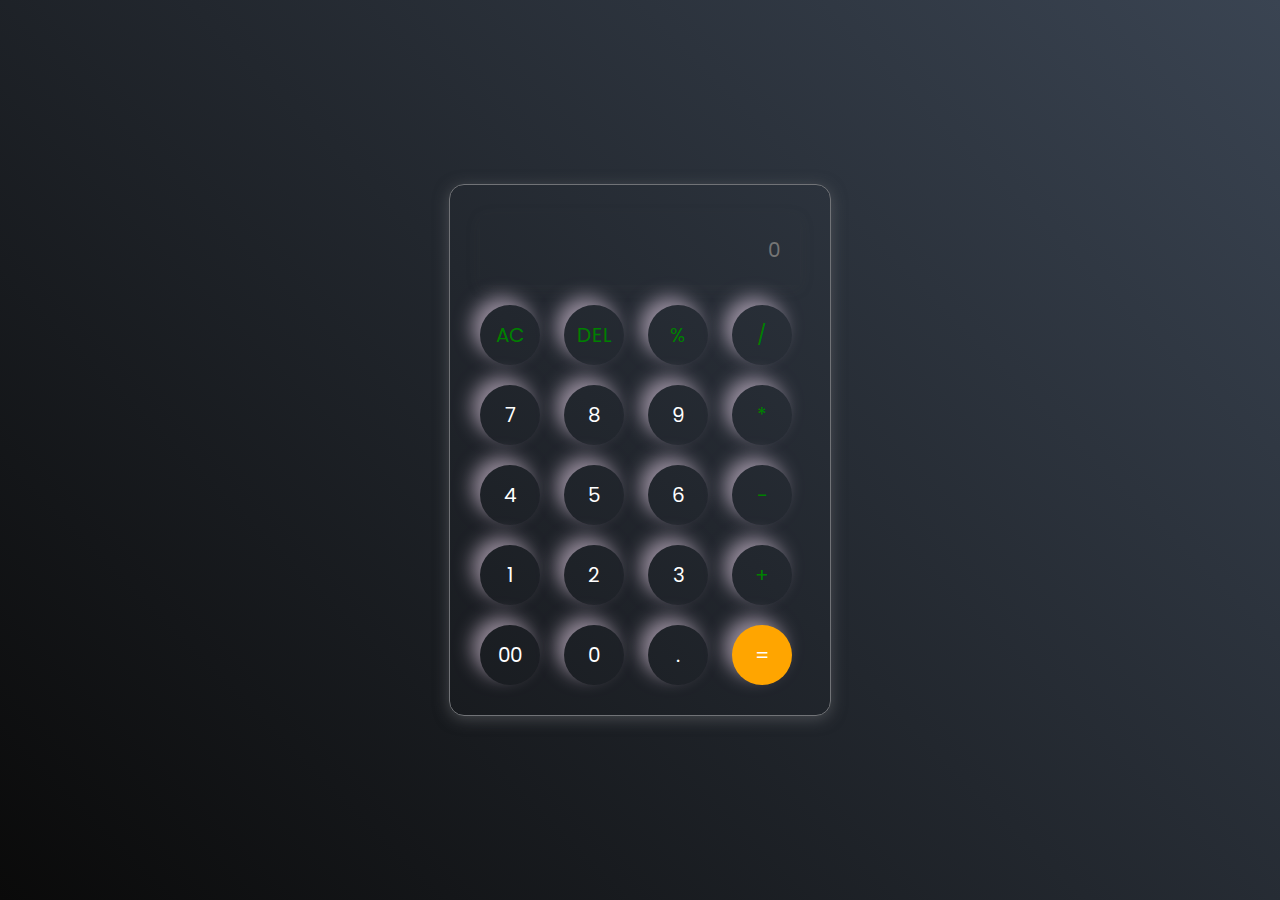
<file: calculator/index.html>
<!DOCTYPE html>
<html lang="en">

<head>
    <meta charset="UTF-8">
    <meta name="viewport" content="width=device-width, initial-scale=1.0">

    <title>Document</title>
    <link rel="stylesheet" href="style.css">

</head>

<body>
    <div class="calculator">
        <input type="text" placeholder="0" id="inputBox">
        <div>
            <button class="operator">AC</button>
            <button class="operator">DEL</button>
            <button class="operator">%</button>
            <button class="operator">/</button>
        </div>
        <div>
            <button>7</button>
            <button>8</button>
            <button>9</button>
            <button class="operator">*</button>
        </div>
        <div>
            <button>4</button>
            <button>5</button>
            <button>6</button>
            <button class="operator">-</button>
        </div>
        <div>
            <button>1</button>
            <button>2</button>
            <button>3</button>
            <button class="operator">+</button>
        </div>
        <div>
            <button>00</button>
            <button>0</button>
            <button>.</button>
            <button class="eqlbtn">=</button>
        </div>
    </div>
</body>
<script src="script.js"></script>

</html>
</file>
<file: calculator/style.css>
@import url('https://fonts.googleapis.com/css2?family=Poppins:wght@500&display=swap');

* {
    margin: 0px;
    padding: 0px;
    box-sizing: border-box;
    font-family: 'Poppins', sans-serif;
}

body {
    width: 100%;
    height: 100vh;
    display: flex;
    justify-content: center;
    align-items: center;
    background: linear-gradient(45deg, #0a0a0a, #3a4452);
}

.calculator {
    border: 1px solid #717377;
    padding: 20px;
    border-radius: 15px;
    background: transparent;
    box-shadow: 0px 3px 15px rgba(113, 115, 119, 0.5);
}

input {
    border: none;
    width: 320px;
    padding: 20px;
    margin: 10px;
    background: transparent;
    color: #ffffff;
    box-shadow: 0px 3px 15px rgba(84, 84, 84, 0.1);
    font-size: 20px;
    text-align: right;
    cursor: pointer;
}

placeholder {
    color: #ffffff;
}

button {
    border: none;
    width: 60px;
    height: 60px;

    margin: 10px;
    border-radius: 50%;
    background: transparent;

    color: #ffffff;


    font-size: 20px;

    box-shadow: -8px -8px 18px rgba(256, 232, 257, 0.5);
    cursor: pointer;
}

.eqlbtn {
    background-color: orange;
}

.operator {
    color: green;
}
</file>
